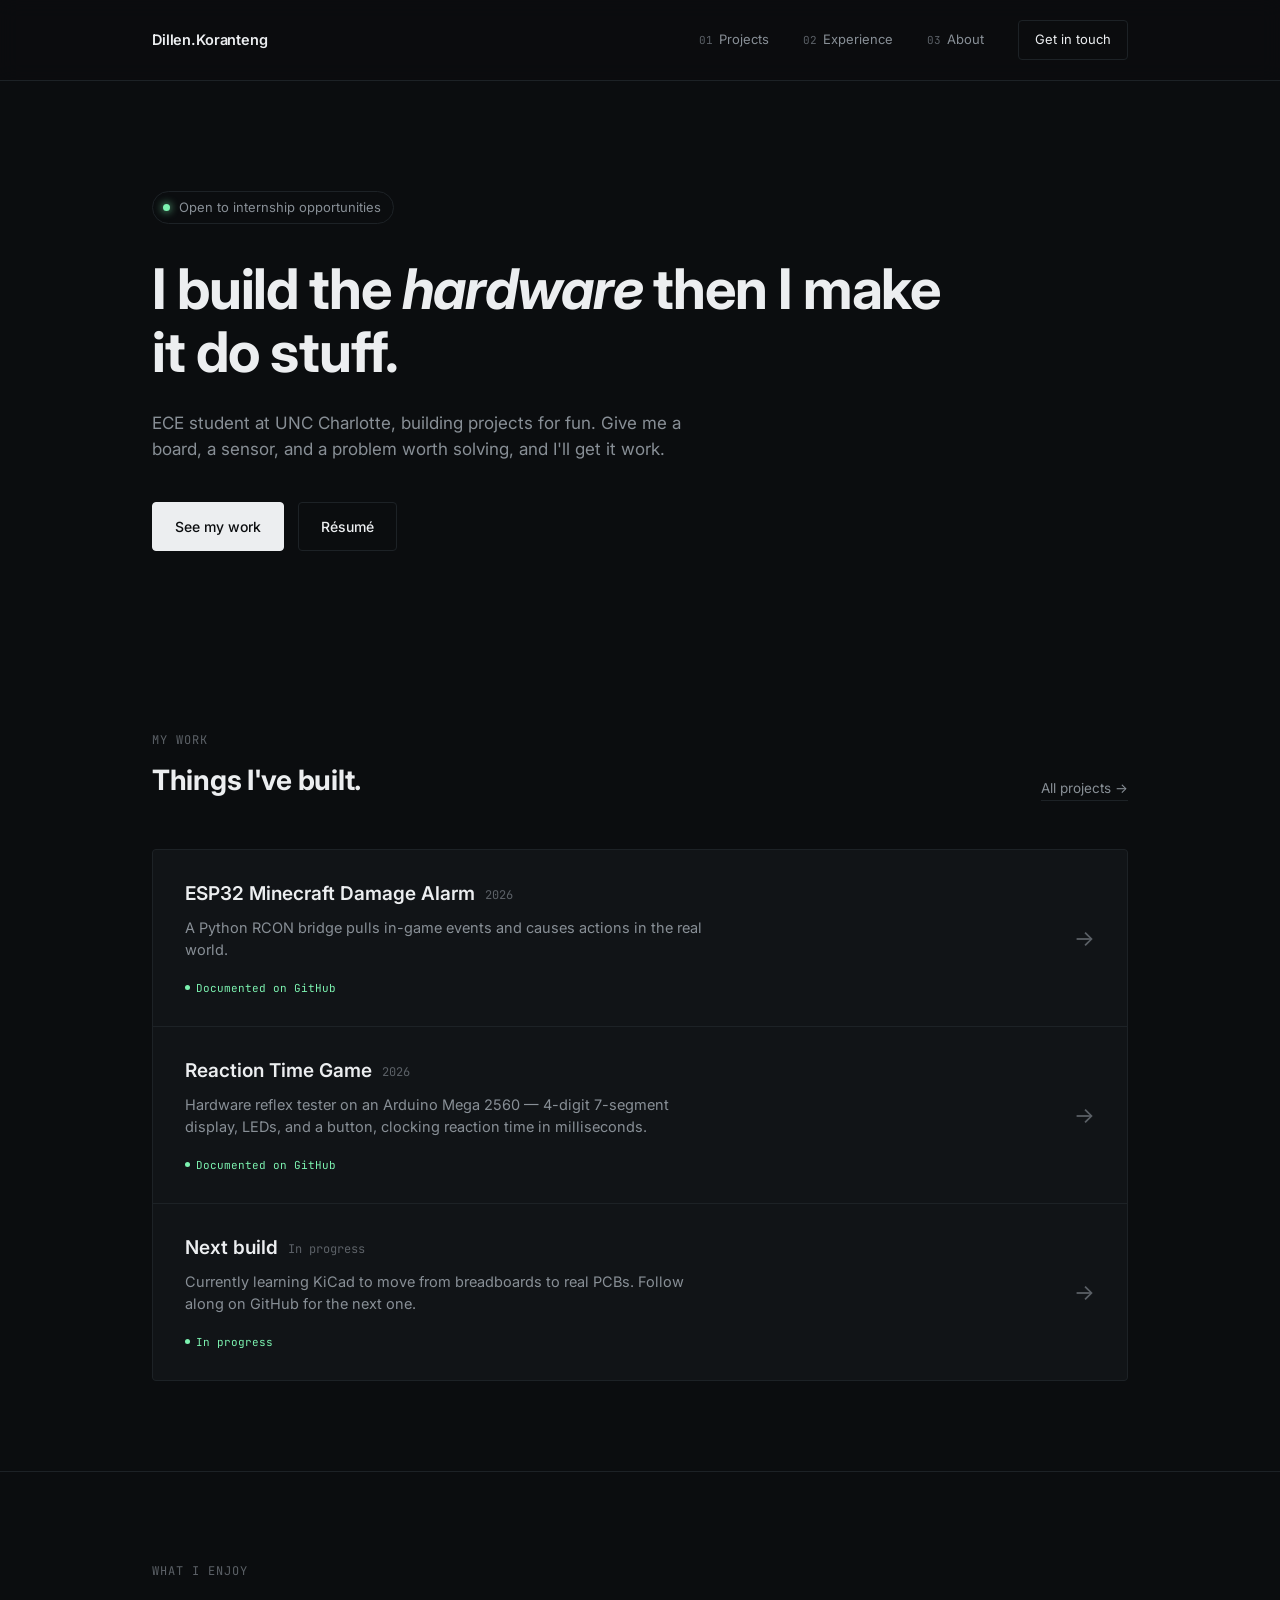
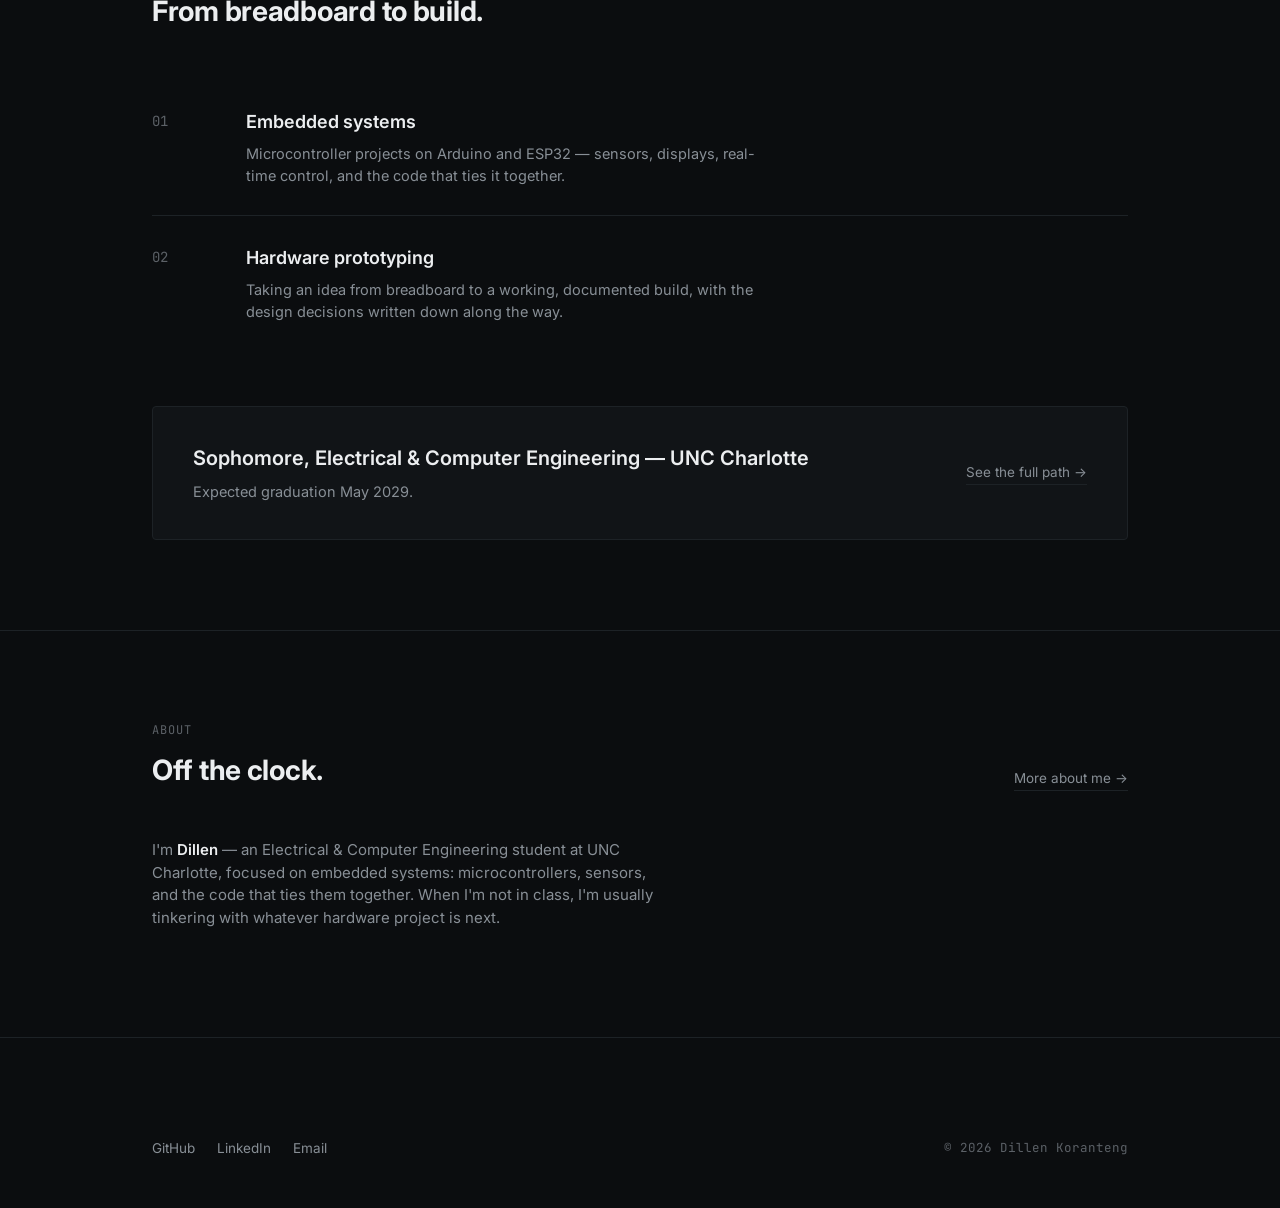
<file: index.html>
<!DOCTYPE html>
<html lang="en">
<head>
<meta charset="UTF-8">
<meta name="viewport" content="width=device-width, initial-scale=1.0">
<title>Dillen Koranteng · Embedded Systems Engineer</title>
<meta name="description" content="Dillen Koranteng — ECE student at UNC Charlotte building embedded systems, headed for defense and aerospace.">
<meta name="theme-color" content="#0b0d0f">
<link rel="preconnect" href="https://fonts.googleapis.com">
<link rel="preconnect" href="https://fonts.gstatic.com" crossorigin>
<link href="https://fonts.googleapis.com/css2?family=Inter:ital,wght@0,400;0,500;0,600;0,700;1,400;1,500&family=JetBrains+Mono:wght@400;500&display=swap" rel="stylesheet">
<link rel="stylesheet" href="styles.css">
</head>
<body>

<nav>
  <div class="wrap">
    <a href="index.html" class="logo">Dillen.Koranteng</a>
    <div class="navlinks">
      <a href="projects.html" class="navlink"><span class="num">01</span>Projects</a>
      <a href="experience.html" class="navlink"><span class="num">02</span>Experience</a>
      <a href="about.html" class="navlink"><span class="num">03</span>About</a>
      <a href="#contact" class="cta">Get in touch</a>
    </div>
  </div>
</nav>

<header class="hero">
  <div class="wrap">
    <div class="status"><span class="dot"></span>Open to internship opportunities</div>
    <h1 class="headline">I build the <em class="accent">hardware</em> then I make it do <span class="accent">stuff</span>.</h1>
    <p class="subhead">
      ECE student at UNC Charlotte, building projects for fun.
      Give me a board, a sensor, and a problem worth solving, and I'll get it work.
    </p>
    <div class="hero-actions">
      <a href="projects.html" class="btn btn-primary">See my work</a>
      <a href="#contact" class="btn btn-ghost">Résumé</a>
    </div>
  </div>
</header>

<main>

<section id="projects">
  <div class="wrap">
    <div class="sec-header">
      <div>
        <div class="sec-eyebrow">My work</div>
        <h2 class="sec-title">Things I've built.</h2>
      </div>
      <a href="projects.html" class="sec-link">All projects →</a>
    </div>

    <div class="work-grid">
      <a href="projects.html#esp32-minecraft-alarm" class="work-item">
        <div>
          <p class="work-name">ESP32 Minecraft Damage Alarm <span class="work-year">2026</span></p>
          <p class="work-desc">A Python RCON bridge pulls in-game events and causes actions in the real world.</p>
          <span class="work-status"><span class="dot"></span>Documented on GitHub</span>
        </div>
        <div class="work-arrow">→</div>
      </a>
      <a href="projects.html#reaction-time-game" class="work-item">
        <div>
          <p class="work-name">Reaction Time Game <span class="work-year">2026</span></p>
          <p class="work-desc">Hardware reflex tester on an Arduino Mega 2560 — 4-digit 7-segment display, LEDs, and a button, clocking reaction time in milliseconds.</p>
          <span class="work-status"><span class="dot"></span>Documented on GitHub</span>
        </div>
        <div class="work-arrow">→</div>
      </a>
      <a href="projects.html#next-build" class="work-item">
        <div>
          <p class="work-name">Next build <span class="work-year">In progress</span></p>
          <p class="work-desc">Currently learning KiCad to move from breadboards to real PCBs. Follow along on GitHub for the next one.</p>
          <span class="work-status"><span class="dot"></span>In progress</span>
        </div>
        <div class="work-arrow">→</div>
      </a>
    </div>
  </div>
</section>

<section id="what-i-do">
  <div class="wrap">
    <div class="sec-header">
      <div>
        <div class="sec-eyebrow">What I enjoy</div>
        <h2 class="sec-title">From breadboard to build.</h2>
      </div>
    </div>
    <div class="do-list">
      <div class="do-item">
        <div class="do-num">01</div>
        <div>
          <p class="do-title">Embedded systems</p>
          <p class="do-desc">Microcontroller projects on Arduino and ESP32 — sensors, displays, real-time control, and the code that ties it together.</p>
        </div>
      </div>
      <div class="do-item">
        <div class="do-num">02</div>
        <div>
          <p class="do-title">Hardware prototyping</p>
          <p class="do-desc">Taking an idea from breadboard to a working, documented build, with the design decisions written down along the way.</p>
        </div>
      </div>
    </div>

    <div class="currently" style="margin-top:56px;">
      <div>
        <h3>Sophomore, Electrical &amp; Computer Engineering — UNC Charlotte</h3>
        <p>Expected graduation May 2029.</p>
      </div>
      <a href="experience.html" class="sec-link">See the full path →</a>
    </div>
  </div>
</section>

<section id="about-teaser">
  <div class="wrap">
    <div class="sec-header">
      <div>
        <div class="sec-eyebrow">About</div>
        <h2 class="sec-title">Off the clock.</h2>
      </div>
      <a href="about.html" class="sec-link">More about me →</a>
    </div>
    <div class="about-body">
      <p>
        I'm <strong>Dillen</strong> — an Electrical &amp; Computer Engineering student at UNC Charlotte,
        focused on embedded systems: microcontrollers, sensors, and the code that ties them together.
        When I'm not in class, I'm usually tinkering with whatever hardware project is next.
      </p>
    </div>
  </div>
</section>

</main>

<footer id="contact">
  <div class="wrap">
    <div class="foot-bottom" style="margin-top:0; padding-top:0; border-top:none;">
      <div class="foot-social">
        <a href="https://github.com/Justdillenk" target="_blank" rel="noopener">GitHub</a>
        <a href="https://www.linkedin.com/in/dillen-koranteng/" target="_blank" rel="noopener">LinkedIn</a>
        <a href="mailto:dillenkoranteng@gmail.com">Email</a>
      </div>
      <div class="copyright">© 2026 Dillen Koranteng</div>
    </div>
  </div>
</footer>

</body>
</html>
</file>
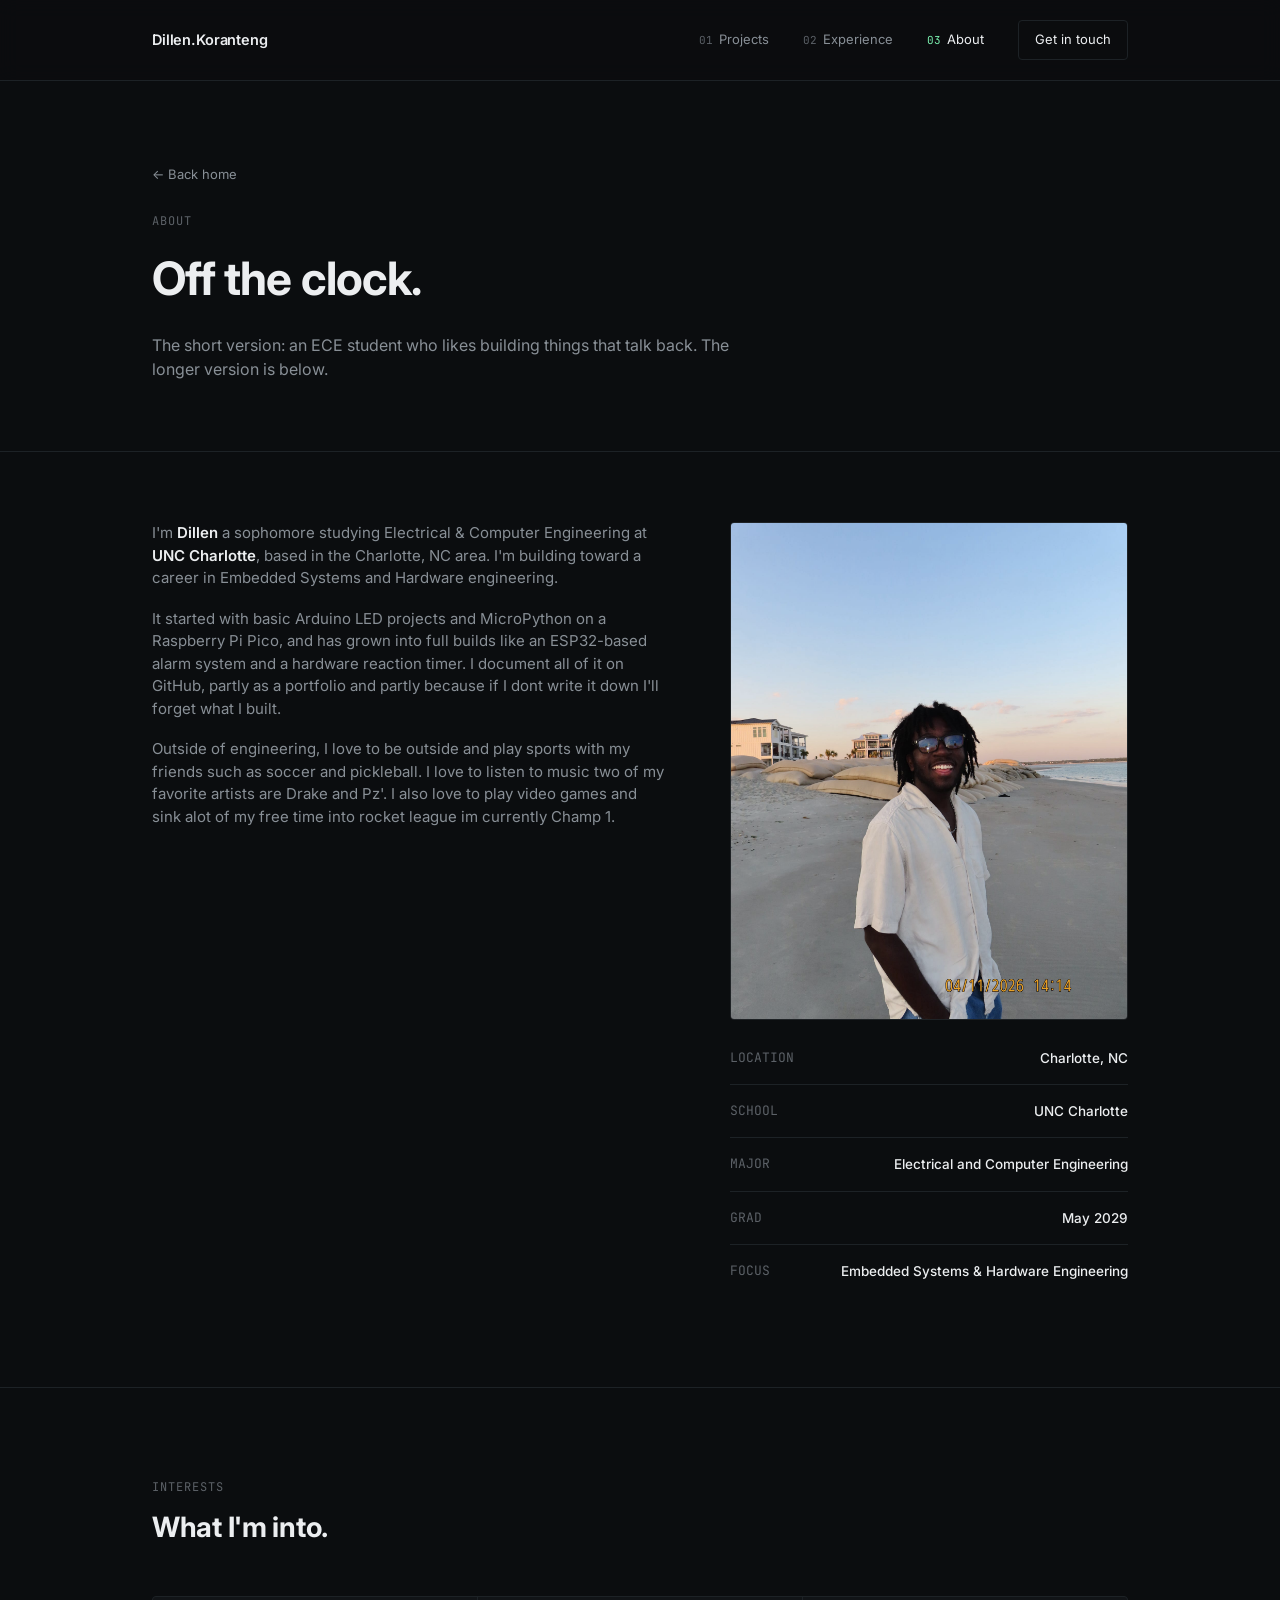
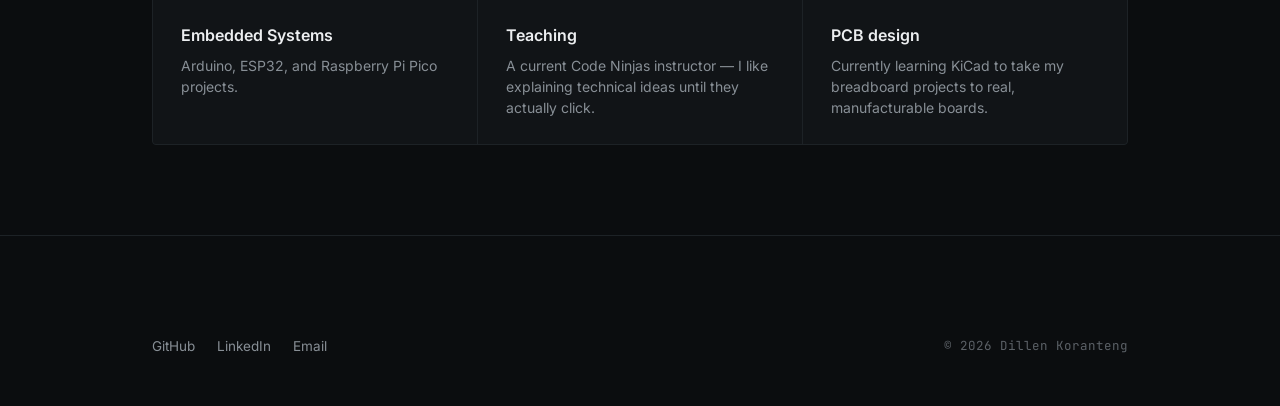
<file: about.html>
<!DOCTYPE html>
<html lang="en">
<head>
<meta charset="UTF-8">
<meta name="viewport" content="width=device-width, initial-scale=1.0">
<title>About · Dillen Koranteng</title>
<meta name="description" content="About Dillen Koranteng — ECE student at UNC Charlotte.">
<meta name="theme-color" content="#0b0d0f">
<link rel="preconnect" href="https://fonts.googleapis.com">
<link rel="preconnect" href="https://fonts.gstatic.com" crossorigin>
<link href="https://fonts.googleapis.com/css2?family=Inter:ital,wght@0,400;0,500;0,600;0,700;1,400;1,500&family=JetBrains+Mono:wght@400;500&display=swap" rel="stylesheet">
<link rel="stylesheet" href="styles.css">
</head>
<body>

<nav>
  <div class="wrap">
    <a href="index.html" class="logo">Dillen.Koranteng</a>
    <div class="navlinks">
      <a href="projects.html" class="navlink"><span class="num">01</span>Projects</a>
      <a href="experience.html" class="navlink"><span class="num">02</span>Experience</a>
      <a href="about.html" class="navlink active"><span class="num">03</span>About</a>
      <a href="index.html#contact" class="cta">Get in touch</a>
    </div>
  </div>
</nav>

<header class="page-head">
  <div class="wrap">
    <a href="index.html" class="back-link">← Back home</a>
    <div class="page-eyebrow">About</div>
    <h1 class="page-title">Off the clock.</h1>
    <p class="page-sub">
      The short version: an ECE student who likes building things that talk back. The longer
      version is below.
    </p>
  </div>
</header>

<main>
<section style="padding-top:70px;">
  <div class="wrap">
    <div class="about-grid">
      <div class="about-body">
        <p>
          I'm <strong>Dillen</strong> a sophomore studying Electrical &amp; Computer Engineering
          at <strong>UNC Charlotte</strong>, based in the Charlotte, NC area. I'm building toward a
          career in Embedded Systems and Hardware engineering.
        </p>
        <p>
          It started with basic Arduino LED projects and MicroPython on a Raspberry Pi Pico, and
          has grown into full builds like an ESP32-based alarm system and a hardware reaction
          timer. I document all of it on GitHub, partly as a portfolio and partly because if I dont
          write it down I'll forget what I built.
        </p>
        <p>
          Outside of engineering, I love to be outside and play sports with my friends such as soccer
          and pickleball. I love to listen to music two of my favorite artists are Drake and Pz'. I also
          love to play video games and sink alot of my free time into rocket league im currently Champ 1.
        </p>
      </div>
      <div>
        <img src="dillen.jpg" alt="Dillen Koranteng" class="about-photo">
        <div class="fact-list">
          <div class="fact"><span class="k">LOCATION</span><span class="v">Charlotte, NC</span></div>
          <div class="fact"><span class="k">SCHOOL</span><span class="v">UNC Charlotte</span></div>
          <div class="fact"><span class="k">MAJOR</span><span class="v">Electrical and Computer Engineering</span></div>
          <div class="fact"><span class="k">GRAD</span><span class="v">May 2029</span></div>
          <div class="fact"><span class="k">FOCUS</span><span class="v">Embedded Systems &amp; Hardware Engineering</span></div>
        </div>
      </div>
    </div>
  </div>
</section>

<section>
  <div class="wrap">
    <div class="sec-header">
      <div>
        <div class="sec-eyebrow">Interests</div>
        <h2 class="sec-title">What I'm into.</h2>
      </div>
    </div>
    <div class="interest-grid">
      <div class="interest">
        <h3>Embedded Systems</h3>
        <p>Arduino, ESP32, and Raspberry Pi Pico projects.</p>
      </div>
      <div class="interest">
        <h3>Teaching</h3>
        <p>A current Code Ninjas instructor — I like explaining technical ideas until they actually click.</p>
      </div>
      <div class="interest">
        <h3>PCB design</h3>
        <p>Currently learning KiCad to take my breadboard projects to real, manufacturable boards.</p>
      </div>
    </div>
  </div>
</section>
</main>

<footer id="contact">
  <div class="wrap">
    <div class="foot-bottom" style="margin-top:0; padding-top:0; border-top:none;">
      <div class="foot-social">
        <a href="https://github.com/Justdillenk" target="_blank" rel="noopener">GitHub</a>
        <a href="https://www.linkedin.com/in/dillen-koranteng/" target="_blank" rel="noopener">LinkedIn</a>
        <a href="mailto:dillenkoranteng@gmail.com">Email</a>
      </div>
      <div class="copyright">© 2026 Dillen Koranteng</div>
    </div>
  </div>
</footer>

</body>
</html>
</file>
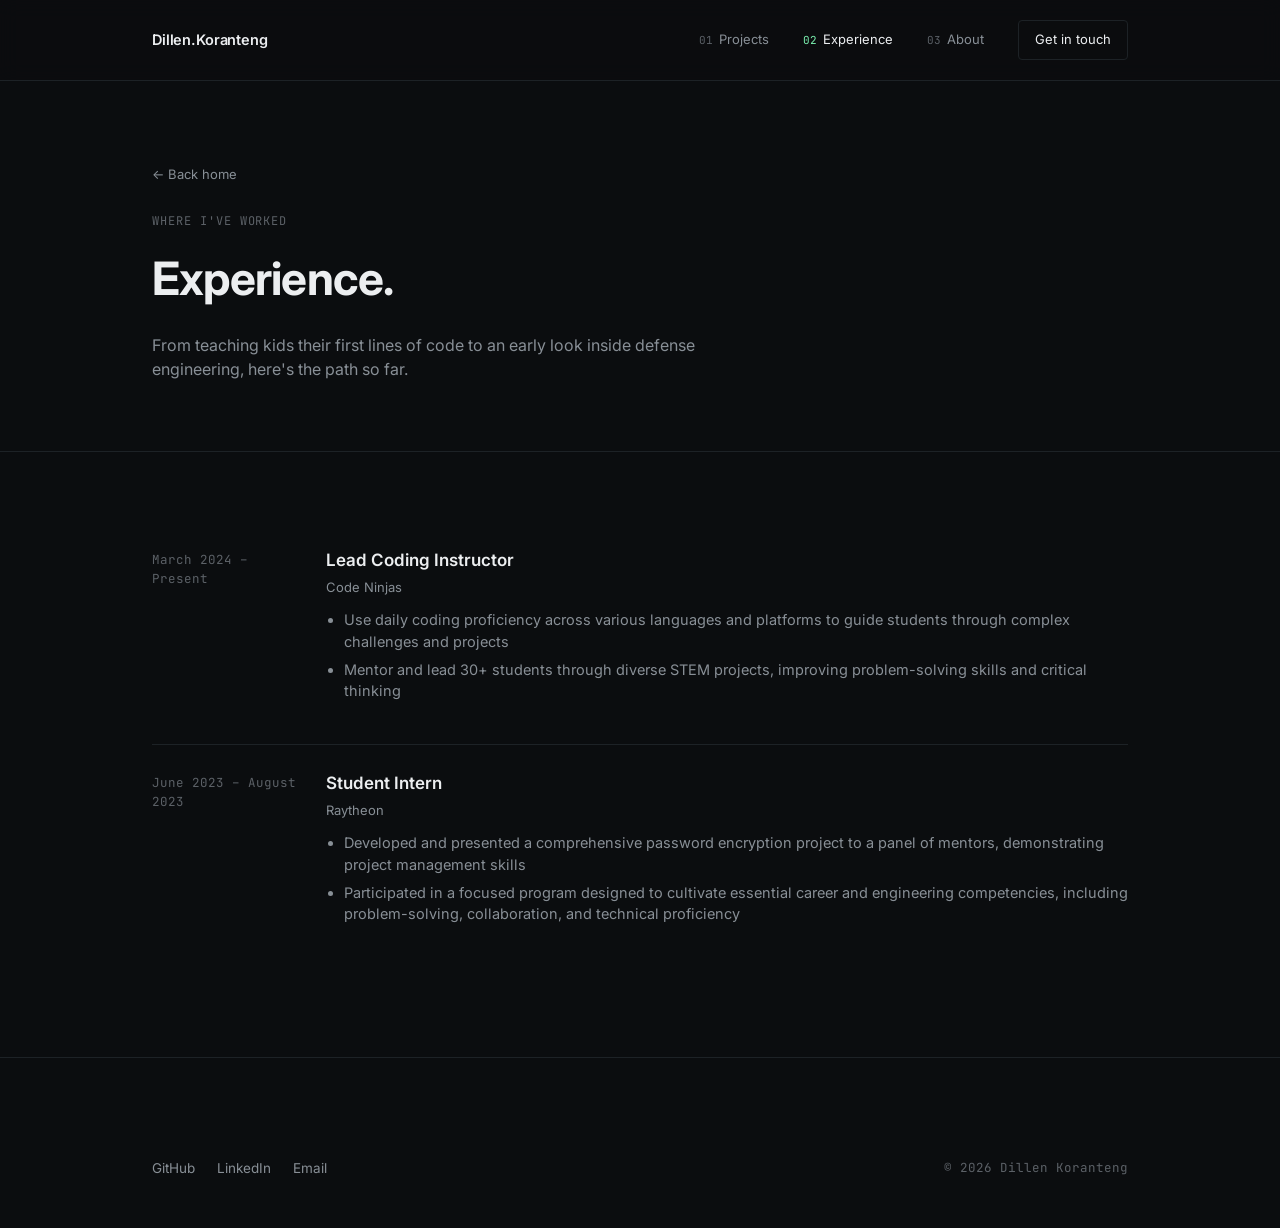
<file: experience.html>
<!DOCTYPE html>
<html lang="en">
<head>
<meta charset="UTF-8">
<meta name="viewport" content="width=device-width, initial-scale=1.0">
<title>Experience · Dillen Koranteng</title>
<meta name="description" content="Where Dillen Koranteng has worked and learned — Code Ninjas and Raytheon.">
<meta name="theme-color" content="#0b0d0f">
<link rel="preconnect" href="https://fonts.googleapis.com">
<link rel="preconnect" href="https://fonts.gstatic.com" crossorigin>
<link href="https://fonts.googleapis.com/css2?family=Inter:ital,wght@0,400;0,500;0,600;0,700;1,400;1,500&family=JetBrains+Mono:wght@400;500&display=swap" rel="stylesheet">
<link rel="stylesheet" href="styles.css">
</head>
<body>
<nav>
  <div class="wrap">
    <a href="index.html" class="logo">Dillen.Koranteng</a>
    <div class="navlinks">
      <a href="projects.html" class="navlink"><span class="num">01</span>Projects</a>
      <a href="experience.html" class="navlink active"><span class="num">02</span>Experience</a>
      <a href="about.html" class="navlink"><span class="num">03</span>About</a>
      <a href="index.html#contact" class="cta">Get in touch</a>
    </div>
  </div>
</nav>
<header class="page-head">
  <div class="wrap">
    <a href="index.html" class="back-link">← Back home</a>
    <div class="page-eyebrow">Where I've worked</div>
    <h1 class="page-title">Experience.</h1>
    <p class="page-sub">
      From teaching kids their first lines of code to an early look inside defense engineering,
      here's the path so far.
    </p>
  </div>
</header>
<main>
<section style="padding-top:70px;">
  <div class="wrap">
    <div class="tl">
      <div class="tl-item expanded">
        <div class="tl-date">March 2024 – Present</div>
        <div>
          <p class="tl-role">Lead Coding Instructor</p>
          <p class="tl-org">Code Ninjas</p>
          <ul class="tl-bullets">
            <li>Use daily coding proficiency across various languages and platforms to guide students through complex challenges and projects</li>
            <li>Mentor and lead 30+ students through diverse STEM projects, improving problem-solving skills and critical thinking</li>
          </ul>
        </div>
      </div>
      <div class="tl-item expanded">
        <div class="tl-date">June 2023 – August 2023</div>
        <div>
          <p class="tl-role">Student Intern</p>
          <p class="tl-org">Raytheon</p>
          <ul class="tl-bullets">
            <li>Developed and presented a comprehensive password encryption project to a panel of mentors, demonstrating project management skills</li>
            <li>Participated in a focused program designed to cultivate essential career and engineering competencies, including problem-solving, collaboration, and technical proficiency</li>
          </ul>
        </div>
      </div>
    </div>
  </div>
</section>
</main>
<footer id="contact">
  <div class="wrap">
    <div class="foot-bottom" style="margin-top:0; padding-top:0; border-top:none;">
      <div class="foot-social">
        <a href="https://github.com/Justdillenk" target="_blank" rel="noopener">GitHub</a>
        <a href="https://www.linkedin.com/in/dillen-koranteng/" target="_blank" rel="noopener">LinkedIn</a>
        <a href="mailto:dillenkoranteng@gmail.com">Email</a>
      </div>
      <div class="copyright">© 2026 Dillen Koranteng</div>
    </div>
  </div>
</footer>
</body>
</html>
</file>
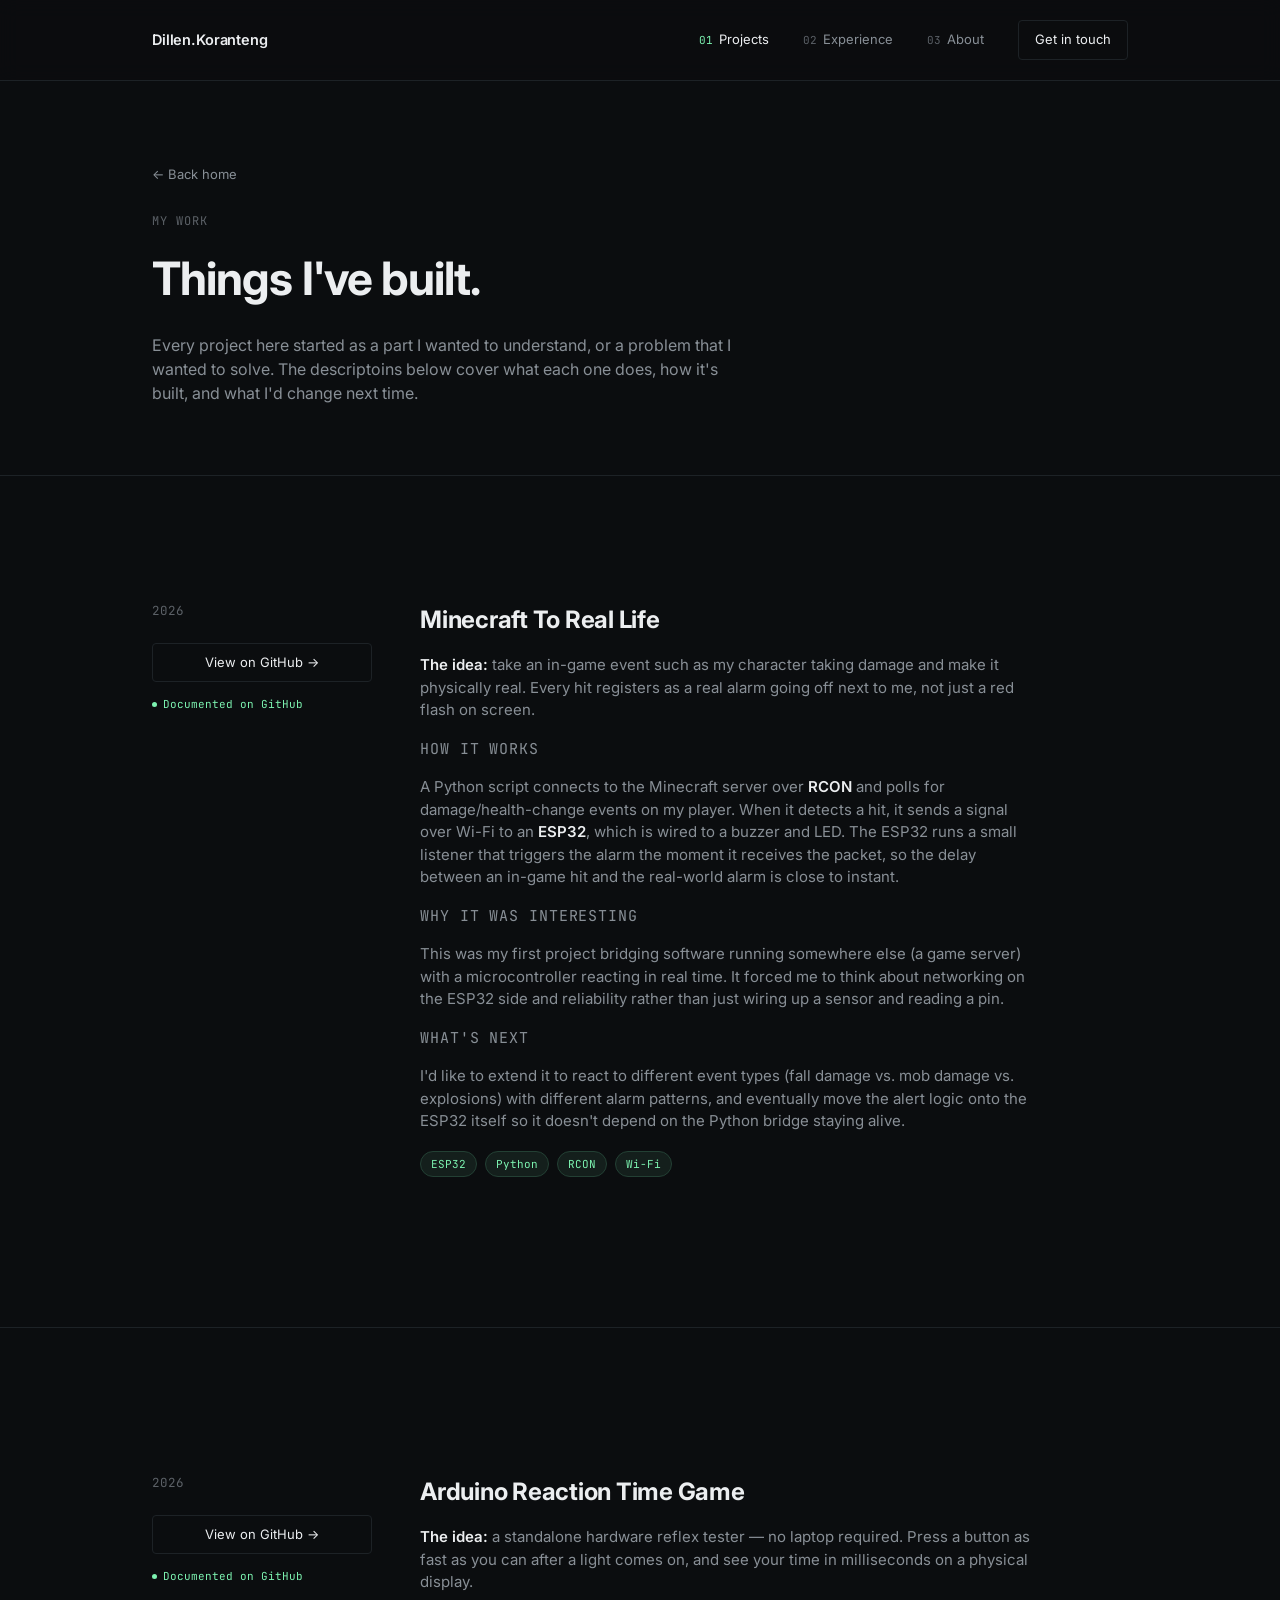
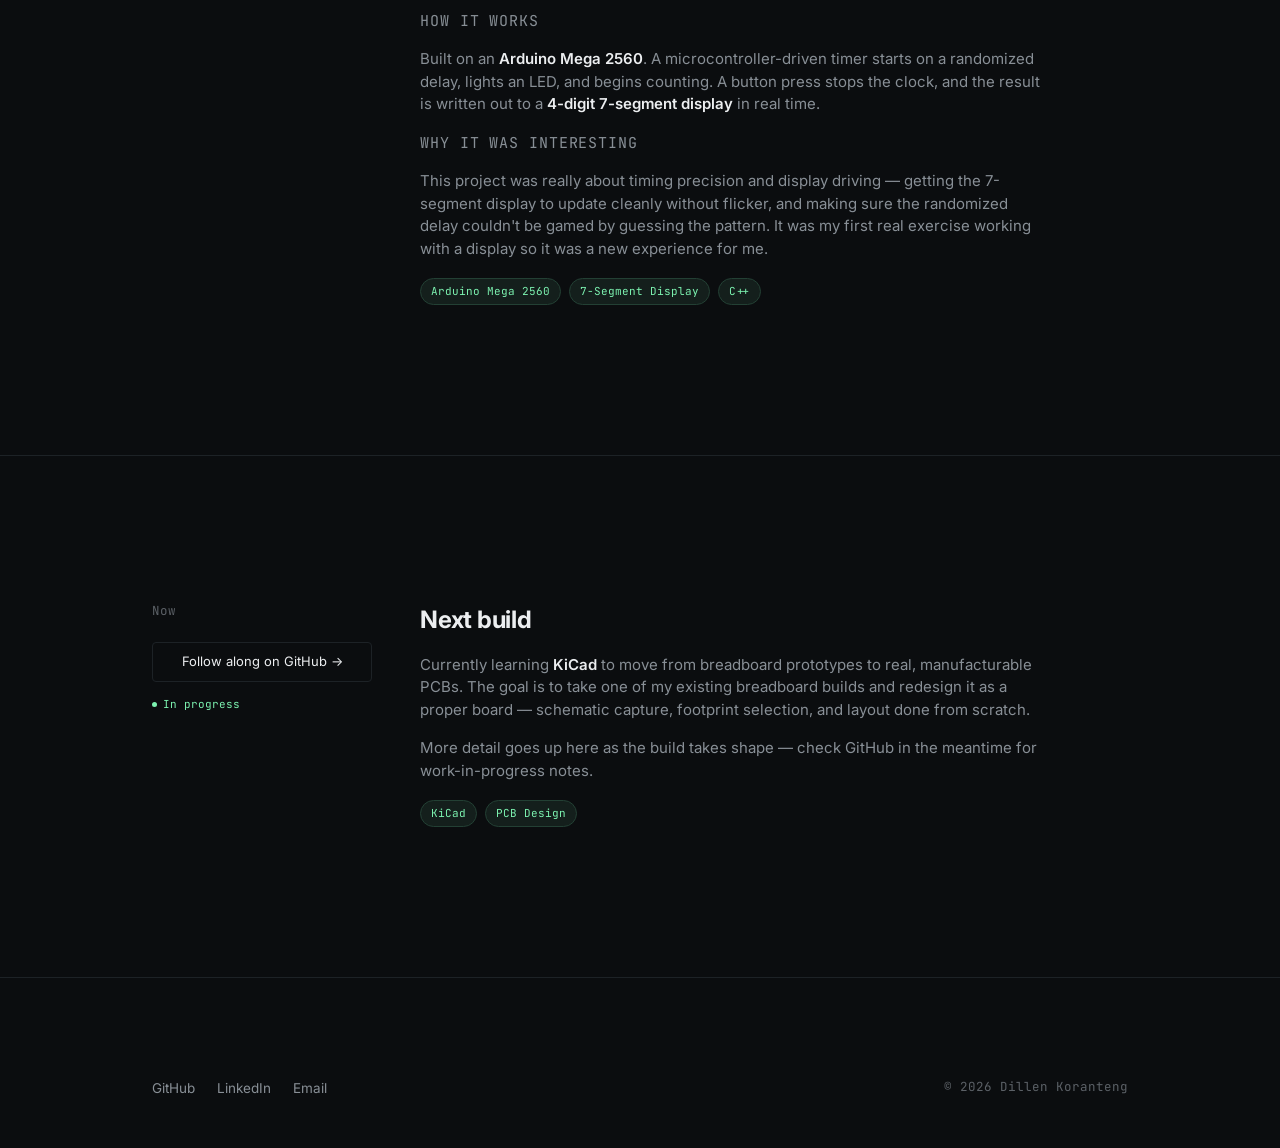
<file: projects.html>
<!DOCTYPE html>
<html lang="en">
<head>
<meta charset="UTF-8">
<meta name="viewport" content="width=device-width, initial-scale=1.0">
<title>Projects · Dillen Koranteng</title>
<meta name="description" content="Embedded systems and hardware projects by Dillen Koranteng.">
<meta name="theme-color" content="#0b0d0f">
<link rel="preconnect" href="https://fonts.googleapis.com">
<link rel="preconnect" href="https://fonts.gstatic.com" crossorigin>
<link href="https://fonts.googleapis.com/css2?family=Inter:ital,wght@0,400;0,500;0,600;0,700;1,400;1,500&family=JetBrains+Mono:wght@400;500&display=swap" rel="stylesheet">
<link rel="stylesheet" href="styles.css">
</head>
<body>

<nav>
  <div class="wrap">
    <a href="index.html" class="logo">Dillen.Koranteng</a>
    <div class="navlinks">
      <a href="projects.html" class="navlink active"><span class="num">01</span>Projects</a>
      <a href="experience.html" class="navlink"><span class="num">02</span>Experience</a>
      <a href="about.html" class="navlink"><span class="num">03</span>About</a>
      <a href="index.html#contact" class="cta">Get in touch</a>
    </div>
  </div>
</nav>

<header class="page-head">
  <div class="wrap">
    <a href="index.html" class="back-link">← Back home</a>
    <div class="page-eyebrow">My work</div>
    <h1 class="page-title">Things I've built.</h1>
    <p class="page-sub">
      Every project here started as a part I wanted to understand, or a problem
      that I wanted to solve. The descriptoins below cover what each one does,
      how it's built, and what I'd change next time.
    </p>
  </div>
</header>

<main>
<section id="esp32-minecraft-alarm" style="padding-top:70px;">
  <div class="wrap">
    <article class="project-article">
      <div class="project-meta">
        <span class="work-status"><span class="dot"></span>Documented on GitHub</span>
        <div class="project-year">2026</div>
        <div class="project-links">
          <a href="#" target="_blank" rel="noopener">View on GitHub →</a>
        </div>
      </div>
      <div>
        <h3 class="project-title">Minecraft To Real Life </h3>
        <div class="project-body">
          <p>
            <strong>The idea:</strong> take an in-game event such as my character taking damage
            and make it physically real. Every hit registers as a real alarm going off next to me, not
            just a red flash on screen.
          </p>
          <p class="project-sub">How it works</p>
          <p>
            A Python script connects to the Minecraft server over <strong>RCON</strong> and polls for
            damage/health-change events on my player. When it detects a hit, it sends a signal over
            Wi-Fi to an <strong>ESP32</strong>, which is wired to a buzzer and LED. The ESP32 runs a
            small listener that triggers the alarm the moment it receives the packet, so the delay
            between an in-game hit and the real-world alarm is close to instant.
          </p>
          <p class="project-sub">Why it was interesting</p>
          <p>
            This was my first project bridging software running somewhere else (a game server) with
            a microcontroller reacting in real time. It forced me to think about networking on the
            ESP32 side and reliability rather than just wiring up a sensor and reading a pin.
          </p>
          <p class="project-sub">What's next</p>
          <p>
            I'd like to extend it to react to different event types (fall damage vs. mob damage vs.
            explosions) with different alarm patterns, and eventually move the alert logic onto the
            ESP32 itself so it doesn't depend on the Python bridge staying alive.
          </p>
          <div class="project-tags">
            <span class="ptag">ESP32</span>
            <span class="ptag">Python</span>
            <span class="ptag">RCON</span>
            <span class="ptag">Wi-Fi</span>
          </div>
        </div>
      </div>
    </article>
  </div>
</section>

<section id="reaction-time-game">
  <div class="wrap">
    <article class="project-article">
      <div class="project-meta">
        <span class="work-status"><span class="dot"></span>Documented on GitHub</span>
        <div class="project-year">2026</div>
        <div class="project-links">
          <a href="#" target="_blank" rel="noopener">View on GitHub →</a>
        </div>
      </div>
      <div>
        <h3 class="project-title">Arduino Reaction Time Game</h3>
        <div class="project-body">
          <p>
            <strong>The idea:</strong> a standalone hardware reflex tester — no laptop required.
            Press a button as fast as you can after a light comes on, and see your time in
            milliseconds on a physical display.
          </p>
          <p class="project-sub">How it works</p>
          <p>
            Built on an <strong>Arduino Mega 2560</strong>. A microcontroller-driven timer starts
            on a randomized delay, lights an LED, and begins counting. A button press stops the
            clock, and the result is written out to a <strong>4-digit 7-segment display</strong>
            in real time.
          </p>
          <p class="project-sub">Why it was interesting</p>
          <p>
            This project was really about timing precision and display driving — getting the
            7-segment display to update cleanly without flicker, and making sure the randomized
            delay couldn't be gamed by guessing the pattern. It was my first real exercise working 
            with a display so it was a new experience for me.
          </p>
          <div class="project-tags">
            <span class="ptag">Arduino Mega 2560</span>
            <span class="ptag">7-Segment Display</span>
            <span class="ptag">C++</span>
          </div>
        </div>
      </div>
    </article>
  </div>
</section>

<section id="next-build">
  <div class="wrap">
    <article class="project-article">
      <div class="project-meta">
        <span class="work-status"><span class="dot"></span>In progress</span>
        <div class="project-year">Now</div>
        <div class="project-links">
          <a href="#" target="_blank" rel="noopener">Follow along on GitHub →</a>
        </div>
      </div>
      <div>
        <h3 class="project-title">Next build</h3>
        <div class="project-body">
          <p>
            Currently learning <strong>KiCad</strong> to move from breadboard prototypes to real,
            manufacturable PCBs. The goal is to take one of my existing breadboard builds and
            redesign it as a proper board — schematic capture, footprint selection, and layout
            done from scratch.
          </p>
          <p>
            More detail goes up here as the build takes shape — check GitHub in the meantime for
            work-in-progress notes.
          </p>
          <div class="project-tags">
            <span class="ptag">KiCad</span>
            <span class="ptag">PCB Design</span>
          </div>
        </div>
      </div>
    </article>
  </div>
</section>
</main>

<footer id="contact">
  <div class="wrap">
    <div class="foot-bottom" style="margin-top:0; padding-top:0; border-top:none;">
      <div class="foot-social">
        <a href="https://github.com/Justdillenk" target="_blank" rel="noopener">GitHub</a>
        <a href="https://www.linkedin.com/in/dillen-koranteng/" target="_blank" rel="noopener">LinkedIn</a>
        <a href="mailto:dillenkoranteng@gmail.com">Email</a>
      </div>
      <div class="copyright">© 2026 Dillen Koranteng</div>
    </div>
  </div>
</footer>

</body>
</html>
</file>
<file: styles.css>
:root{
  --bg: #0b0d0f;
  --surface: #111417;
  --line: #1d2226;
  --text: #eceef0;
  --muted: #888f96;
  --muted-2: #5c6167;
  --accent: #7cf2b0;
  --radius: 4px;
  --max: 1040px;
}
*{ box-sizing:border-box; }
html{ scroll-behavior:smooth; }
body{
  margin:0;
  background:var(--bg);
  color:var(--text);
  font-family:'Inter', sans-serif;
  -webkit-font-smoothing:antialiased;
  line-height:1.5;
}
::selection{ background:var(--accent); color:#06140d; }
a{ color:inherit; text-decoration:none; }
.wrap{ max-width:var(--max); margin:0 auto; padding:0 32px; }
em{ font-style:italic; color:var(--text); }
.mono{ font-family:'JetBrains Mono', monospace; }
:focus-visible{ outline:2px solid var(--accent); outline-offset:2px; }

/* ---------------- nav ---------------- */
nav{
  position:sticky; top:0; z-index:50;
  background:rgba(11,13,15,0.82);
  backdrop-filter:blur(10px);
  border-bottom:1px solid var(--line);
}
nav .wrap{
  display:flex; align-items:center; justify-content:space-between;
  padding:20px 32px;
}
.logo{ font-weight:600; font-size:14.5px; letter-spacing:-0.01em; }
.navlinks{ display:flex; align-items:center; gap:34px; }
.navlinks a.navlink{
  font-size:13px; color:var(--muted);
  display:flex; align-items:baseline; gap:6px;
  transition:color .15s ease;
}
.navlinks a.navlink .num{ font-family:'JetBrains Mono', monospace; font-size:11px; color:var(--muted-2); }
.navlinks a.navlink:hover, .navlinks a.navlink.active{ color:var(--text); }
.navlinks a.navlink.active .num{ color:var(--accent); }
.navlinks .cta{
  font-size:13px;
  border:1px solid var(--line);
  padding:9px 16px;
  border-radius:var(--radius);
  transition:border-color .15s ease, color .15s ease;
}
.navlinks .cta:hover{ border-color:var(--accent); color:var(--accent); }
@media(max-width:760px){
  .navlinks a.navlink{ display:none; }
}

/* ---------------- hero (landing) ---------------- */
header.hero{ padding:110px 0 90px; }
.status{
  display:inline-flex; align-items:center; gap:9px;
  font-size:13px; color:var(--muted);
  margin-bottom:34px;
  padding:6px 12px 6px 10px;
  border:1px solid var(--line);
  border-radius:30px;
}
.status .dot{
  width:7px; height:7px; border-radius:50%;
  background:var(--accent);
  box-shadow:0 0 8px var(--accent);
  flex-shrink:0;
}
h1.headline{
  font-size:clamp(32px, 5.4vw, 56px);
  font-weight:700;
  line-height:1.12;
  letter-spacing:-0.02em;
  margin:0 0 28px;
  max-width:820px;
}
p.subhead{
  font-size:17px;
  color:var(--muted);
  max-width:560px;
  margin:0 0 40px;
}
.hero-actions{ display:flex; gap:14px; flex-wrap:wrap; }
.btn{
  display:inline-flex; align-items:center; gap:8px;
  padding:13px 22px;
  border-radius:var(--radius);
  font-size:14px;
  font-weight:500;
  border:1px solid var(--line);
  transition:all .18s ease;
}
.btn-primary{ background:var(--text); color:#0b0d0f; border-color:var(--text); }
.btn-primary:hover{ background:var(--accent); border-color:var(--accent); }
.btn-ghost:hover{ border-color:var(--accent); color:var(--accent); }

/* ---------------- page header (subpages) ---------------- */
header.page-head{ padding:80px 0 70px; border-bottom:1px solid var(--line); }
.back-link{
  display:inline-flex; align-items:center; gap:8px;
  font-size:13px; color:var(--muted);
  margin-bottom:28px;
  transition:color .15s ease;
}
.back-link:hover{ color:var(--accent); }
.page-eyebrow{
  font-family:'JetBrains Mono', monospace;
  font-size:12px; color:var(--muted-2);
  letter-spacing:0.08em; text-transform:uppercase;
  margin-bottom:14px;
}
h1.page-title{
  font-size:clamp(30px, 4.6vw, 46px);
  font-weight:700; letter-spacing:-0.02em;
  margin:0 0 20px;
  max-width:760px;
}
p.page-sub{ color:var(--muted); font-size:16px; max-width:600px; margin:0; }

/* ---------------- sections ---------------- */
section{ padding:90px 0; border-top:1px solid var(--line); }
main section:first-of-type{ border-top:none; }
.sec-header{
  display:flex; justify-content:space-between; align-items:flex-end;
  margin-bottom:48px; flex-wrap:wrap; gap:16px;
}
.sec-eyebrow{
  font-family:'JetBrains Mono', monospace;
  font-size:12px; color:var(--muted-2);
  letter-spacing:0.08em; text-transform:uppercase;
  margin-bottom:10px;
}
h2.sec-title{ font-size:28px; font-weight:700; letter-spacing:-0.01em; margin:0; }
.sec-link{
  font-size:13.5px; color:var(--muted);
  border-bottom:1px solid var(--line);
  padding-bottom:2px;
  white-space:nowrap;
  transition:color .15s ease, border-color .15s ease;
}
.sec-link:hover{ color:var(--accent); border-color:var(--accent); }

/* ---------------- project cards (compact, landing) ---------------- */
.work-grid{ display:grid; gap:1px; background:var(--line); border:1px solid var(--line); border-radius:var(--radius); overflow:hidden; }
.work-item{
  background:var(--surface);
  padding:30px 32px;
  display:grid;
  grid-template-columns:1fr auto;
  gap:20px;
  align-items:center;
  transition:background .15s ease;
}
.work-item:hover{ background:#151a1e; }
.work-name{ font-size:19px; font-weight:600; margin:0 0 8px; display:flex; align-items:center; gap:10px; }
.work-year{ font-family:'JetBrains Mono', monospace; font-size:12px; color:var(--muted-2); font-weight:400; }
.work-desc{ color:var(--muted); font-size:14.5px; margin:0 0 12px; max-width:520px; }
.work-status{
  font-family:'JetBrains Mono', monospace;
  font-size:11px; color:var(--accent);
  display:inline-flex; align-items:center; gap:6px;
}
.work-status .dot{ width:5px; height:5px; border-radius:50%; background:var(--accent); }
.work-arrow{
  font-size:22px; color:var(--muted-2);
  transition:transform .18s ease, color .18s ease;
}
.work-item:hover .work-arrow{ transform:translateX(4px); color:var(--accent); }

/* ---------------- project articles (projects.html, in-depth) ---------------- */
.project-article{
  padding:56px 0;
  border-bottom:1px solid var(--line);
  display:grid;
  grid-template-columns:220px 1fr;
  gap:48px;
}
.project-article:last-child{ border-bottom:none; }
.project-meta{ display:flex; flex-direction:column; gap:14px; }
.project-meta .work-status{ order:2; }
.project-year{ font-family:'JetBrains Mono', monospace; font-size:12.5px; color:var(--muted-2); }
.project-links{ display:flex; flex-direction:column; gap:10px; margin-top:8px; }
.project-links a{
  font-size:13px; color:var(--text);
  border:1px solid var(--line);
  padding:9px 14px;
  border-radius:var(--radius);
  text-align:center;
  transition:border-color .15s ease, color .15s ease;
}
.project-links a:hover{ border-color:var(--accent); color:var(--accent); }
.project-title{ font-size:24px; font-weight:700; letter-spacing:-0.01em; margin:0 0 16px; }
.project-body p{ color:var(--muted); font-size:15px; margin:0 0 16px; max-width:620px; }
.project-body strong{ color:var(--text); font-weight:600; }
.project-tags{ display:flex; gap:8px; flex-wrap:wrap; margin:18px 0 4px; }
.ptag{
  font-family:'JetBrains Mono', monospace;
  font-size:11px; color:var(--accent);
  background:rgba(124,242,176,0.08);
  border:1px solid #234034;
  padding:4px 10px; border-radius:20px;
}
.project-sub{ font-size:13px; color:var(--muted-2); text-transform:uppercase; letter-spacing:0.06em; margin:22px 0 8px; font-family:'JetBrains Mono', monospace; }
@media(max-width:760px){
  .project-article{ grid-template-columns:1fr; gap:20px; }
}

/* ---------------- what I do ---------------- */
.do-list{ display:flex; flex-direction:column; }
.do-item{
  display:grid; grid-template-columns:70px 1fr; gap:24px;
  padding:28px 0; border-bottom:1px solid var(--line);
}
.do-item:last-child{ border-bottom:none; }
.do-num{ font-family:'JetBrains Mono', monospace; color:var(--muted-2); font-size:14px; padding-top:3px; }
.do-title{ font-size:18px; font-weight:600; margin:0 0 8px; }
.do-desc{ color:var(--muted); font-size:14.5px; max-width:520px; margin:0; }

/* ---------------- currently / callout bar ---------------- */
.currently{
  display:grid; grid-template-columns:1fr auto;
  align-items:center; gap:24px;
  background:var(--surface);
  border:1px solid var(--line);
  border-radius:var(--radius);
  padding:36px 40px;
}
.currently h3{ font-size:20px; margin:0 0 8px; font-weight:600; }
.currently p{ color:var(--muted); margin:0; font-size:14.5px; max-width:480px; }

/* ---------------- about ---------------- */
.about-grid{ display:grid; grid-template-columns:1.3fr 1fr; gap:60px; }
.about-body p{ color:var(--muted); margin:0 0 18px; font-size:15px; max-width:520px; }
.about-body strong{ color:var(--text); font-weight:600; }
.about-photo{
  width:100%;
  aspect-ratio:4/5;
  object-fit:cover;
  border-radius:var(--radius);
  border:1px solid var(--line);
  margin-bottom:28px;
  display:block;
  filter:grayscale(15%);
}
.fact-list{ display:flex; flex-direction:column; gap:0; }
.fact{ padding:16px 0; border-bottom:1px solid var(--line); display:flex; justify-content:space-between; gap:16px; }
.fact:first-child{ padding-top:0; }
.fact:last-child{ border-bottom:none; }
.fact .k{ color:var(--muted-2); font-size:13px; font-family:'JetBrains Mono', monospace; }
.fact .v{ font-size:13.5px; font-weight:500; text-align:right; }
@media(max-width:760px){ .about-grid{ grid-template-columns:1fr; } }

.interest-grid{ display:grid; grid-template-columns:repeat(auto-fit, minmax(220px,1fr)); gap:1px; background:var(--line); border:1px solid var(--line); border-radius:var(--radius); overflow:hidden; margin-top:8px; }
.interest{ background:var(--surface); padding:26px 28px; }
.interest h3{ font-size:16px; margin:0 0 8px; font-weight:600; }
.interest p{ color:var(--muted); font-size:14px; margin:0; }

/* ---------------- experience timeline ---------------- */
.tl{ display:flex; flex-direction:column; }
.tl-item{ display:grid; grid-template-columns:150px 1fr; gap:24px; padding:26px 0; border-bottom:1px solid var(--line); }
.tl-item:last-child{ border-bottom:none; }
.tl-date{ font-family:'JetBrains Mono', monospace; color:var(--muted-2); font-size:12.5px; padding-top:3px; }
.tl-role{ font-size:17px; font-weight:600; margin:0 0 4px; }
.tl-org{ font-size:13px; color:var(--muted); margin:0 0 10px; }
.tl-desc{ color:var(--muted); font-size:14.5px; margin:0 0 14px; max-width:560px; }
.tl-skills{ display:flex; gap:8px; flex-wrap:wrap; }
@media(max-width:600px){ .tl-item{ grid-template-columns:1fr; gap:4px; } }

/* ---------------- expanded experience article (experience.html) ---------------- */
.tl-item.expanded{ grid-template-columns:150px 1fr; }
.tl-item.expanded .tl-desc{ max-width:620px; }
.tl-bullets{ margin:12px 0 16px; padding-left:18px; color:var(--muted); font-size:14.5px; }
.tl-bullets li{ margin-bottom:6px; }

/* ---------------- footer ---------------- */
footer{ padding:100px 0 50px; border-top:1px solid var(--line); }
.footer-cta{ text-align:center; margin-bottom:64px; }
.footer-cta h2{ font-size:32px; font-weight:700; letter-spacing:-0.01em; margin:0 0 14px; }
.footer-cta p{ color:var(--muted); font-size:15px; margin:0 0 32px; }
.footer-links{ display:flex; justify-content:center; gap:14px; flex-wrap:wrap; }
.foot-bottom{
  display:flex; justify-content:space-between; align-items:center;
  padding-top:36px; margin-top:36px; border-top:1px solid var(--line);
  flex-wrap:wrap; gap:14px;
}
.foot-social{ display:flex; gap:22px; }
.foot-social a{ font-size:13.5px; color:var(--muted); transition:color .15s ease; }
.foot-social a:hover{ color:var(--accent); }
.copyright{ font-size:12.5px; color:var(--muted-2); font-family:'JetBrains Mono', monospace; }

@media(max-width:600px){
  .work-item{ grid-template-columns:1fr; }
  .work-arrow{ display:none; }
  .currently{ grid-template-columns:1fr; }
}
</file>
